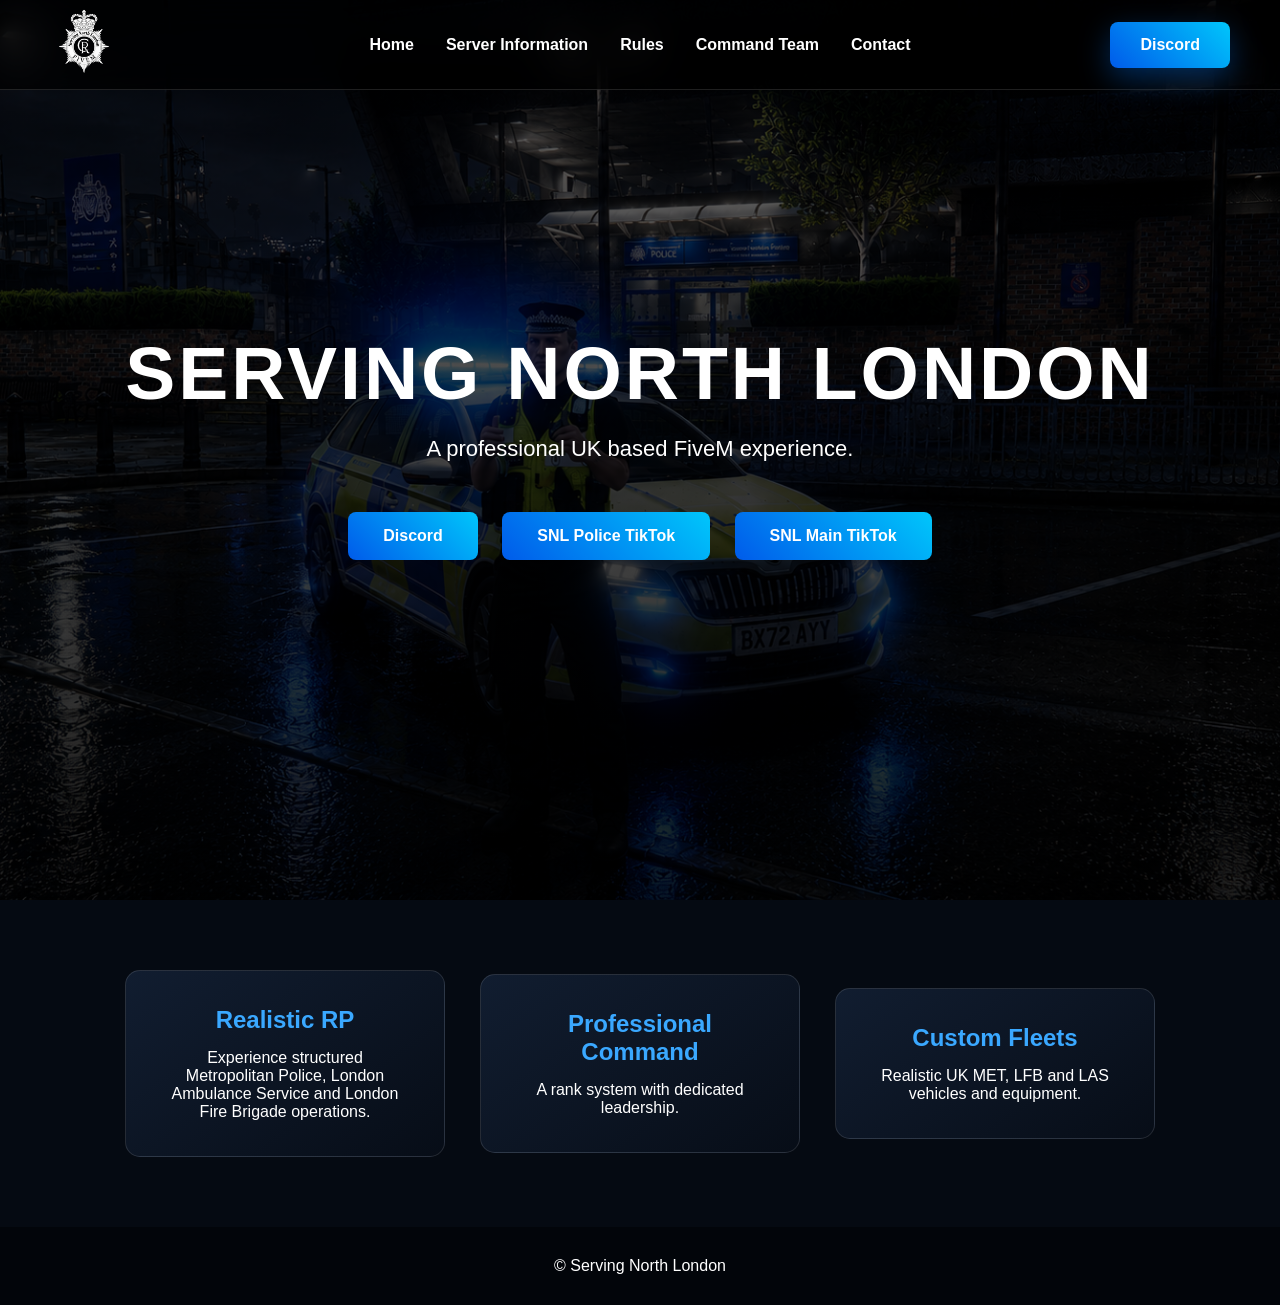
<file: index.html>
<!DOCTYPE html>
<html lang="en">
<head>
  <meta charset="UTF-8" />
  <meta name="viewport" content="width=device-width, initial-scale=1.0" />
  <title>Serving North London</title>
  <link rel="stylesheet" href="css/style.css" />
</head>

<body>

  <header>
    <div class="logo">
      <img src="assets/logo/logo.png" alt="SNLM Logo" />
    </div>

    <nav>
      <a href="index.html">Home</a>
      <a href="pages/server-information.html">Server Information</a>
      <a href="pages/rules.html">Rules</a>
      <a href="pages/command-team.html">Command Team</a>
      <a href="pages/contact.html">Contact</a>
    </nav>

    <a class="join-btn" href="https://discord.gg/M2RrcZ8p5r">
      Discord
    </a>
  </header>

  <section class="hero">
    <div class="hero-content">
      <h1>
        Serving North London
      </h1>

      <p>
        A professional UK based FiveM experience.
      </p>

      <div class="buttons">
        <a href="https://discord.gg/M2RrcZ8p5r">Discord</a>
        <a href="https://www.tiktok.com/@snl_metropolitan_police" target="_blank">
          SNL Police TikTok
        </a>
        <a href="https://www.tiktok.com/@servingnorthlondonfivem" target="_blank">
          SNL Main TikTok
        </a>
      </div>
    </div>
  </section>

  <section class="features">
    <div class="card">
      <h2>Realistic RP</h2>
      <p>
        Experience structured Metropolitan Police, London Ambulance Service and London Fire Brigade operations.
      </p>
    </div>

    <div class="card">
      <h2>Professional Command</h2>
      <p>
        A rank system with dedicated leadership.
      </p>
    </div>

    <div class="card">
      <h2>Custom Fleets</h2>
      <p>
        Realistic UK MET, LFB and LAS vehicles and equipment.
      </p>
    </div>
  </section>

  <footer>
    <p>© Serving North London</p>
  </footer>

  <script src="javascript/script.js"></script>

</body>
</html>
</file>
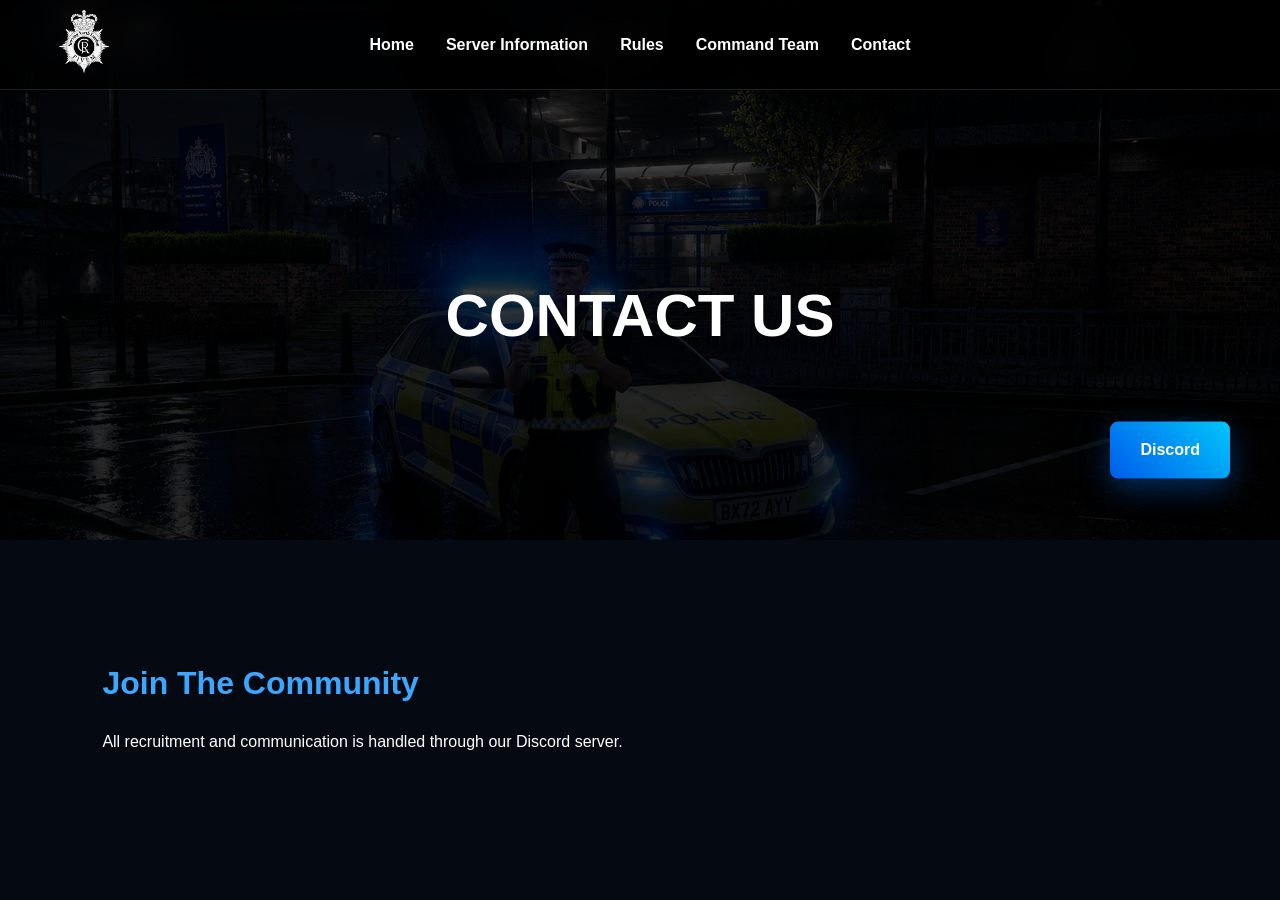
<file: pages/contact.html>
<!DOCTYPE html>
<html>

<head>

<title>Contact | Serving North London</title>

<link rel="stylesheet" href="../css/style.css">
  
</head>


<body>


<header>

<div class="logo">
<img src="../assets/logo/logo.png">
</div>


<nav>

<a href="../index.html">Home</a>
<a href="server-information.html">Server Information</a>
<a href="rules.html">Rules</a>
<a href="command-team.html">Command Team</a>
<a href="contact.html">Contact</a>

</nav>


</header>




<section class="page-hero contact-bg">


<h1>
Contact Us
</h1>


</section>




<section class="content">


<h2>
Join The Community
</h2>


<p>
All recruitment and communication is handled through our Discord server.
</p>


<br>


<a class="join-btn"
href="https://discord.gg/M2RrcZ8p5r">

Discord

</a>



</section>



</body>

</html>
</file>
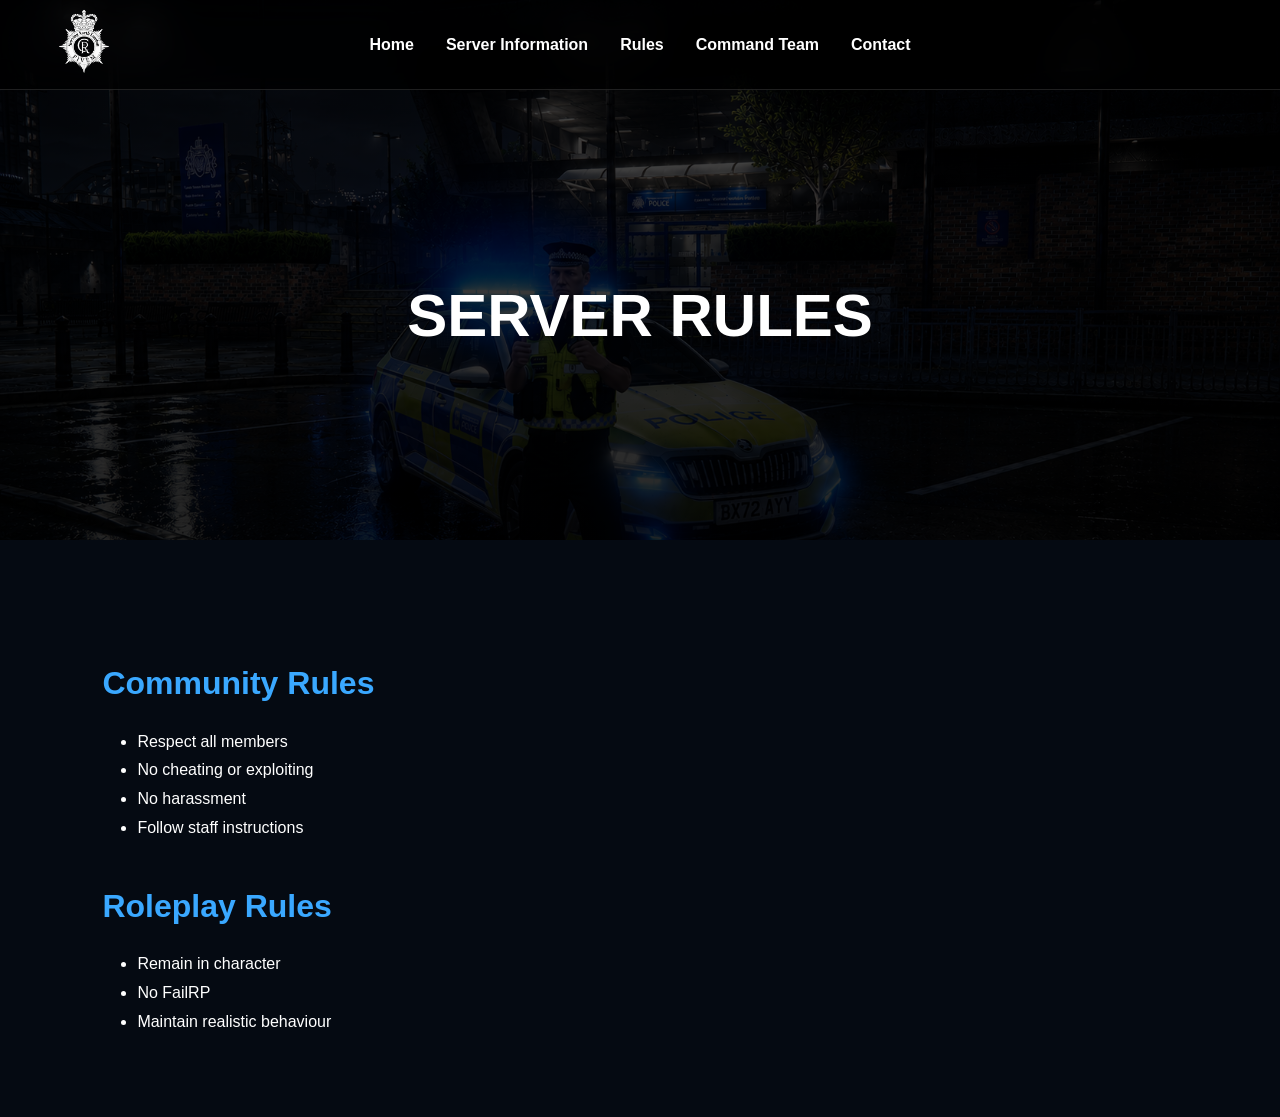
<file: pages/rules.html>
<!DOCTYPE html>

<html>

<head>

<title>Rules | Serving North Lodnon</title>

<link rel="stylesheet" href="../css/style.css">

</head>


<body>


<header>

<div class="logo">
<img src="../assets/logo/logo.png">
</div>


<nav>

<a href="../index.html">Home</a>
<a href="server-information.html">Server Information</a>
<a href="rules.html">Rules</a>
<a href="command-team.html">Command Team</a>
<a href="contact.html">Contact</a>

</nav>


</header>



<section class="page-hero server-bg">

<h1>
Server Rules
</h1>

</section>



<section class="content">


<h2>
Community Rules
</h2>

<ul>

<li>Respect all members</li>

<li>No cheating or exploiting</li>

<li>No harassment</li>

<li>Follow staff instructions</li>

</ul>



<h2>
Roleplay Rules
</h2>

<ul>

<li>Remain in character</li>

<li>No FailRP</li>

<li>Maintain realistic behaviour</li>

</ul>

  
</section>


</body>

</html>
</file>
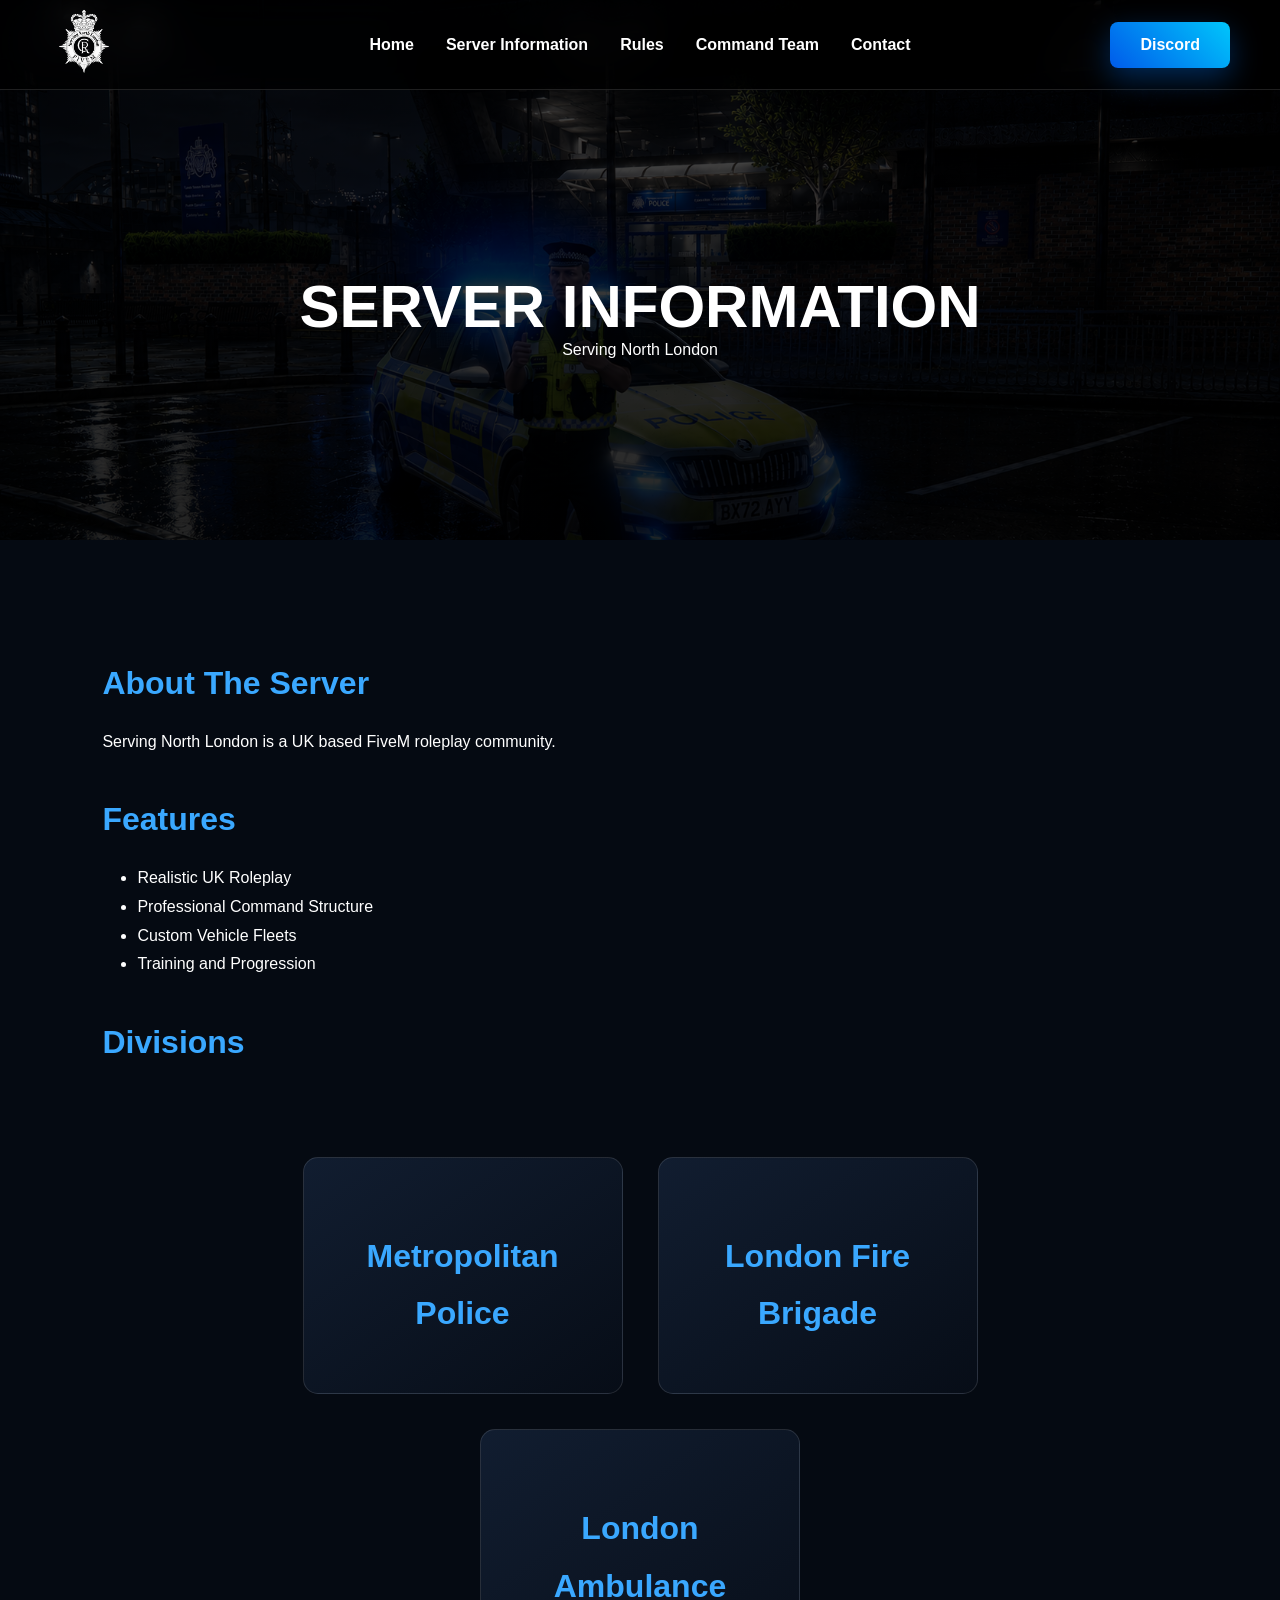
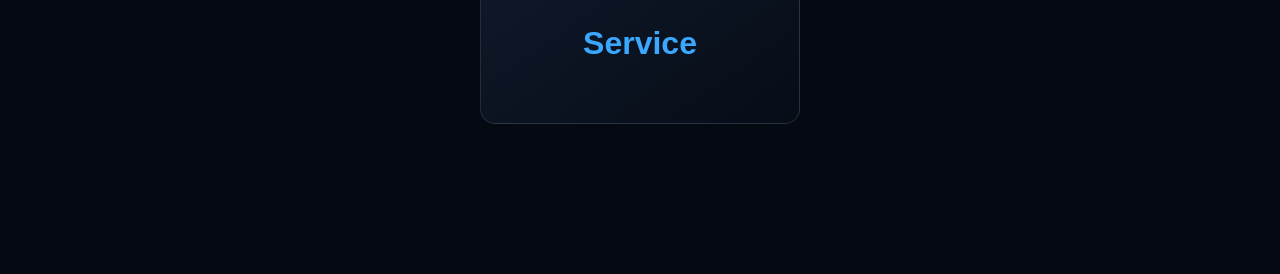
<file: pages/server-information.html>
<!DOCTYPE html>
<html lang="en">

<head>

<meta charset="UTF-8">
<title>Server Information | Serving North London</title>

<link rel="stylesheet" href="../css/style.css">

</head>


<body>


<header>

<div class="logo">
<img src="../assets/logo/logo.png">
</div>


<nav>

<a href="../index.html">Home</a>
<a href="server-information.html">Server Information</a>
<a href="rules.html">Rules</a>
<a href="command-team.html">Command Team</a>
<a href="contact.html">Contact</a>

</nav>


<a class="join-btn" href="https://discord.gg/M2RrcZ8p5r">
Discord
</a>


</header>



<section class="page-hero server-bg">


<div>

<h1>
Server Information
</h1>

<p>
Serving North London
</p>


</div>


</section>



<section class="content">


<h2>
About The Server
</h2>


<p>

Serving North London is a UK based FiveM roleplay community.

</p>



<h2>
Features
</h2>


<ul>

<li>Realistic UK Roleplay</li>

<li>Professional Command Structure</li>

<li>Custom Vehicle Fleets</li>

<li>Training and Progression</li>

</ul>



<h2>
Divisions
</h2>


<div class="features">


<div class="card">
<h2>Metropolitan Police</h2>
</div>


<div class="card">
<h2>London Fire Brigade</h2>
</div>


<div class="card">
<h2>London Ambulance Service</h2>
</div>


</div>



</section>


</body>

</html>
</file>
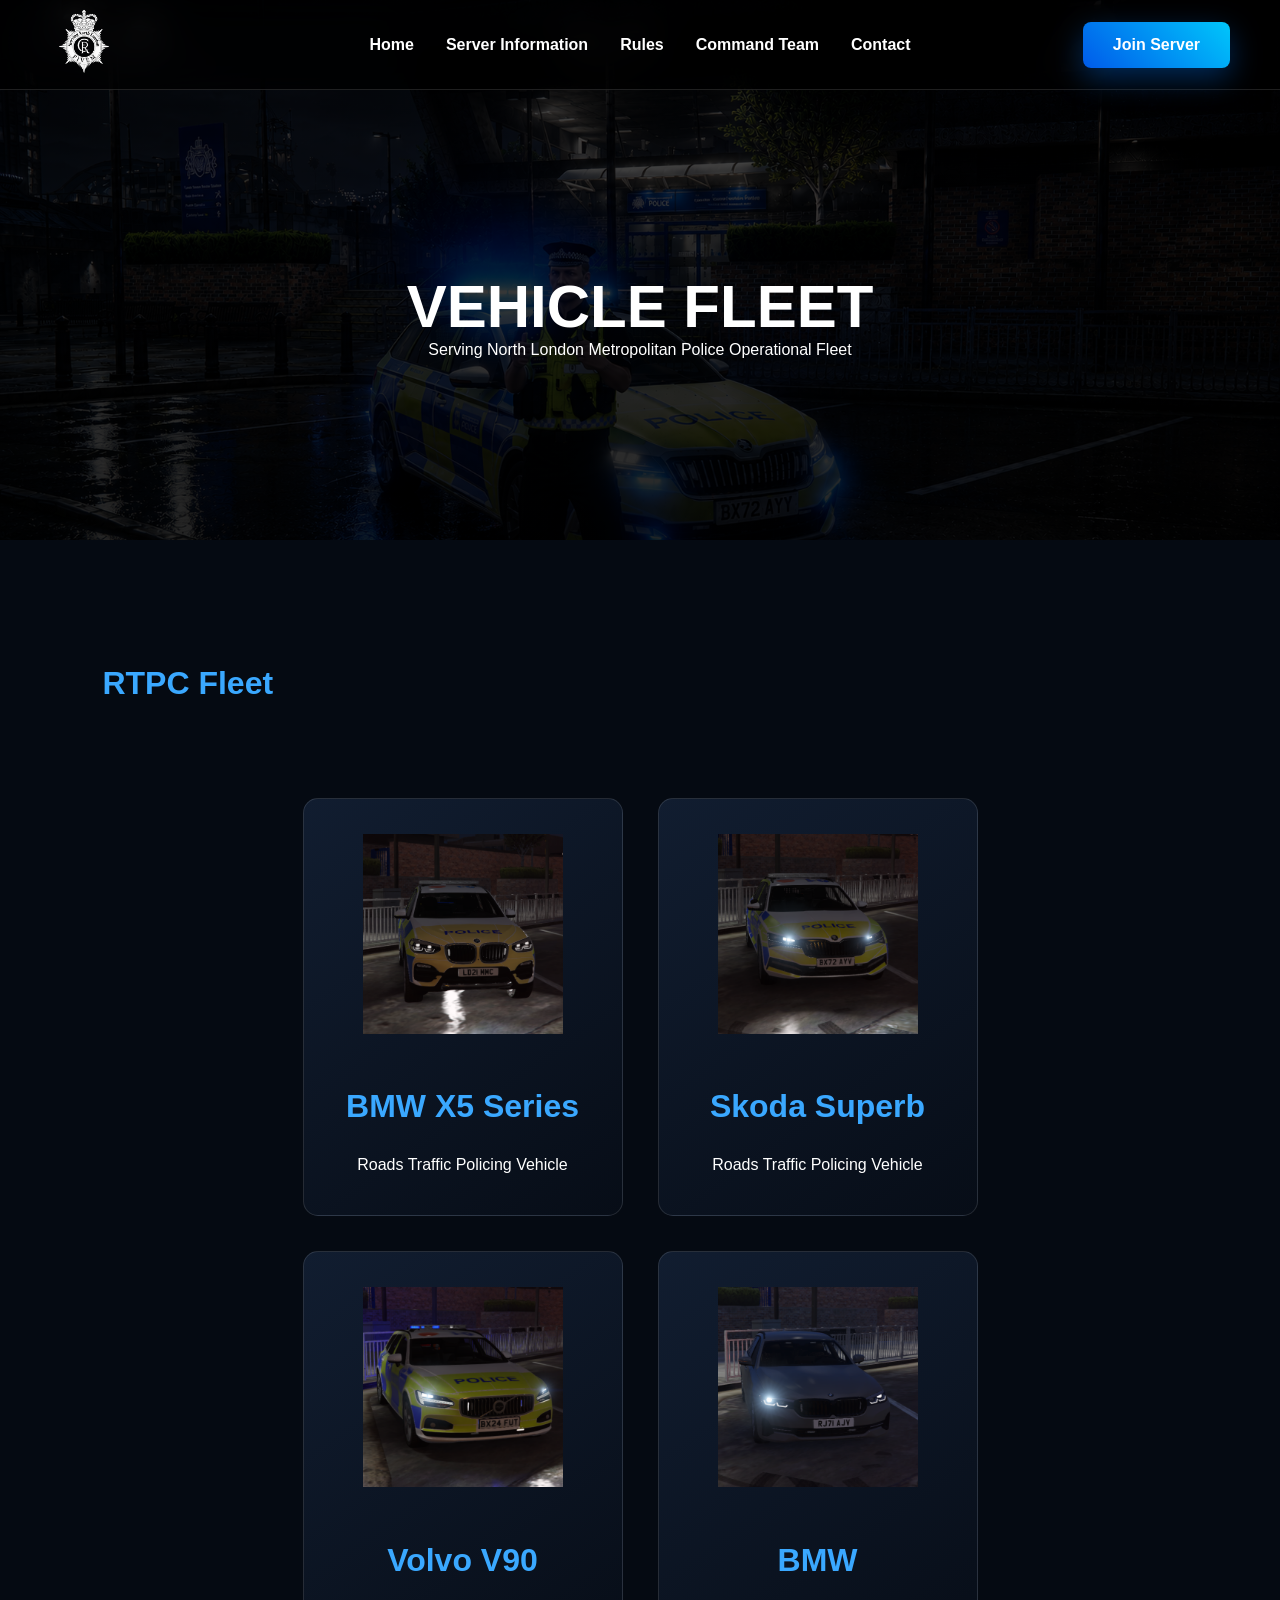
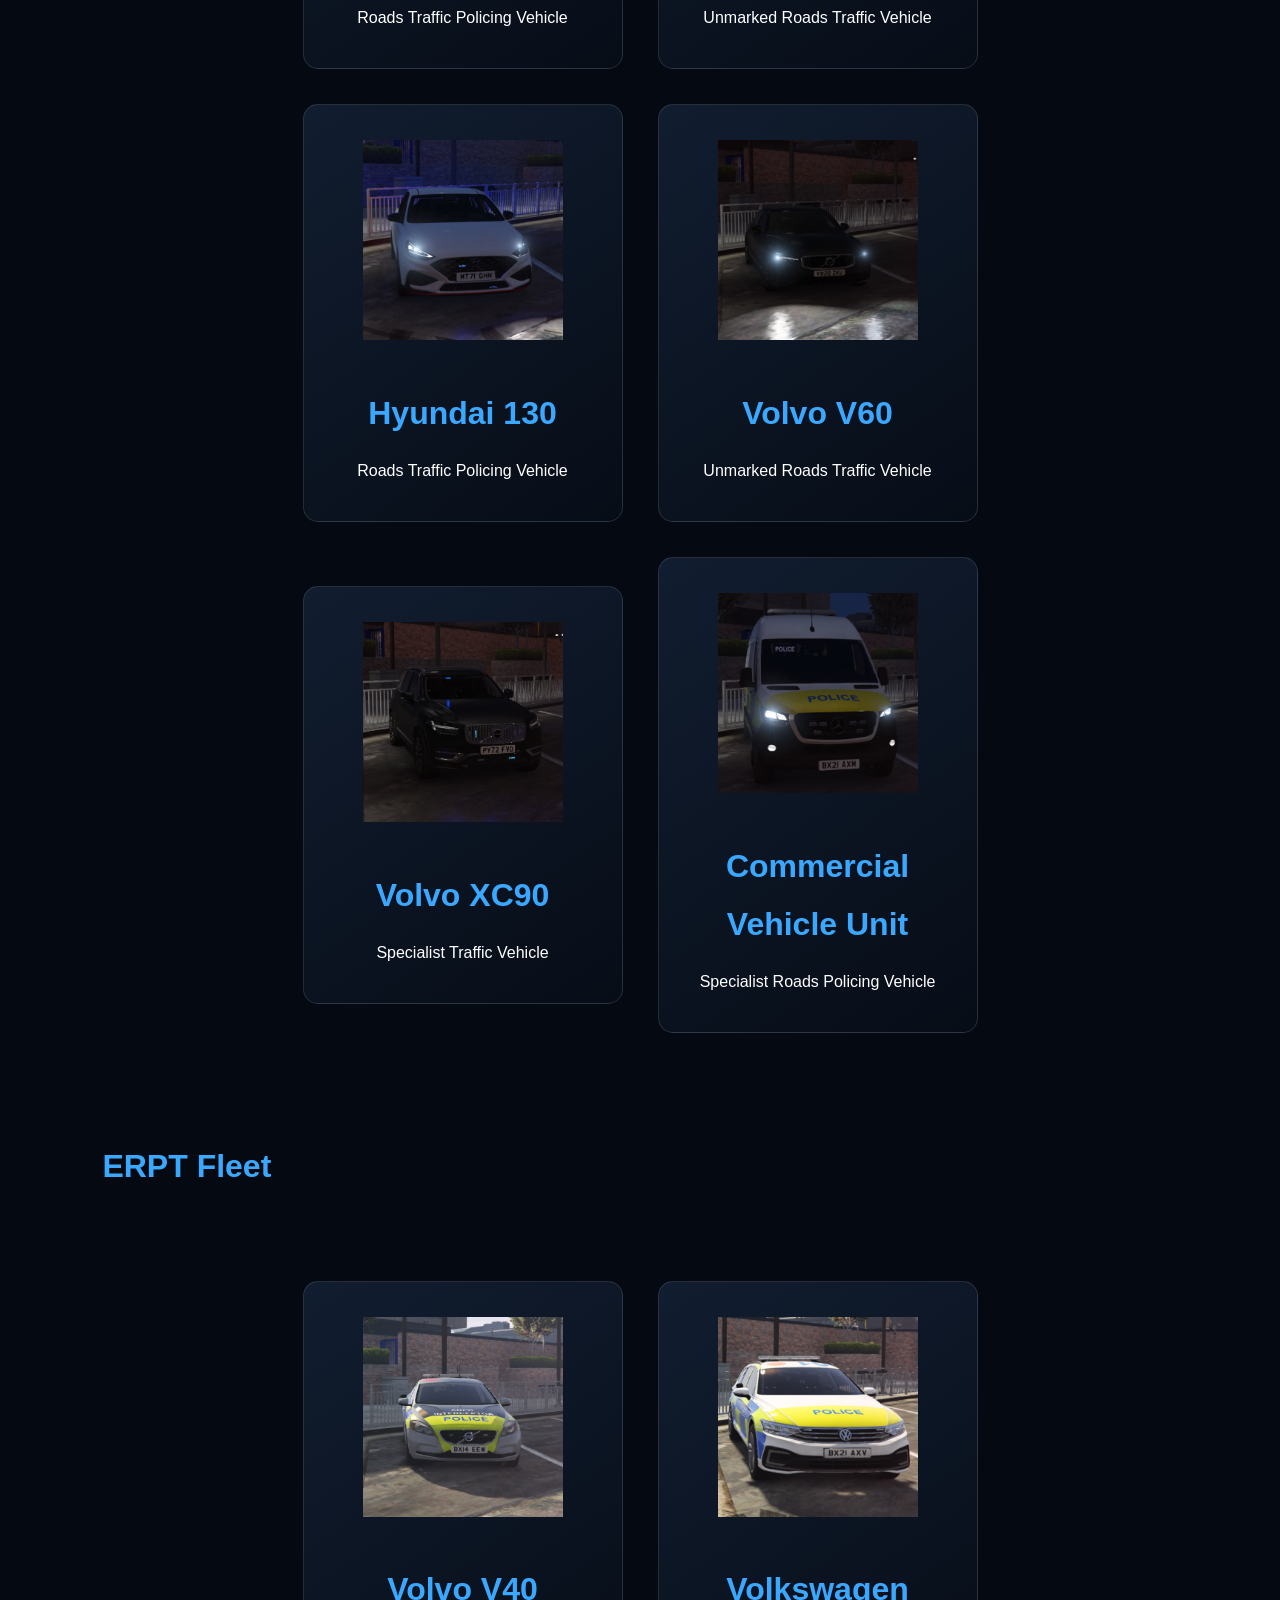
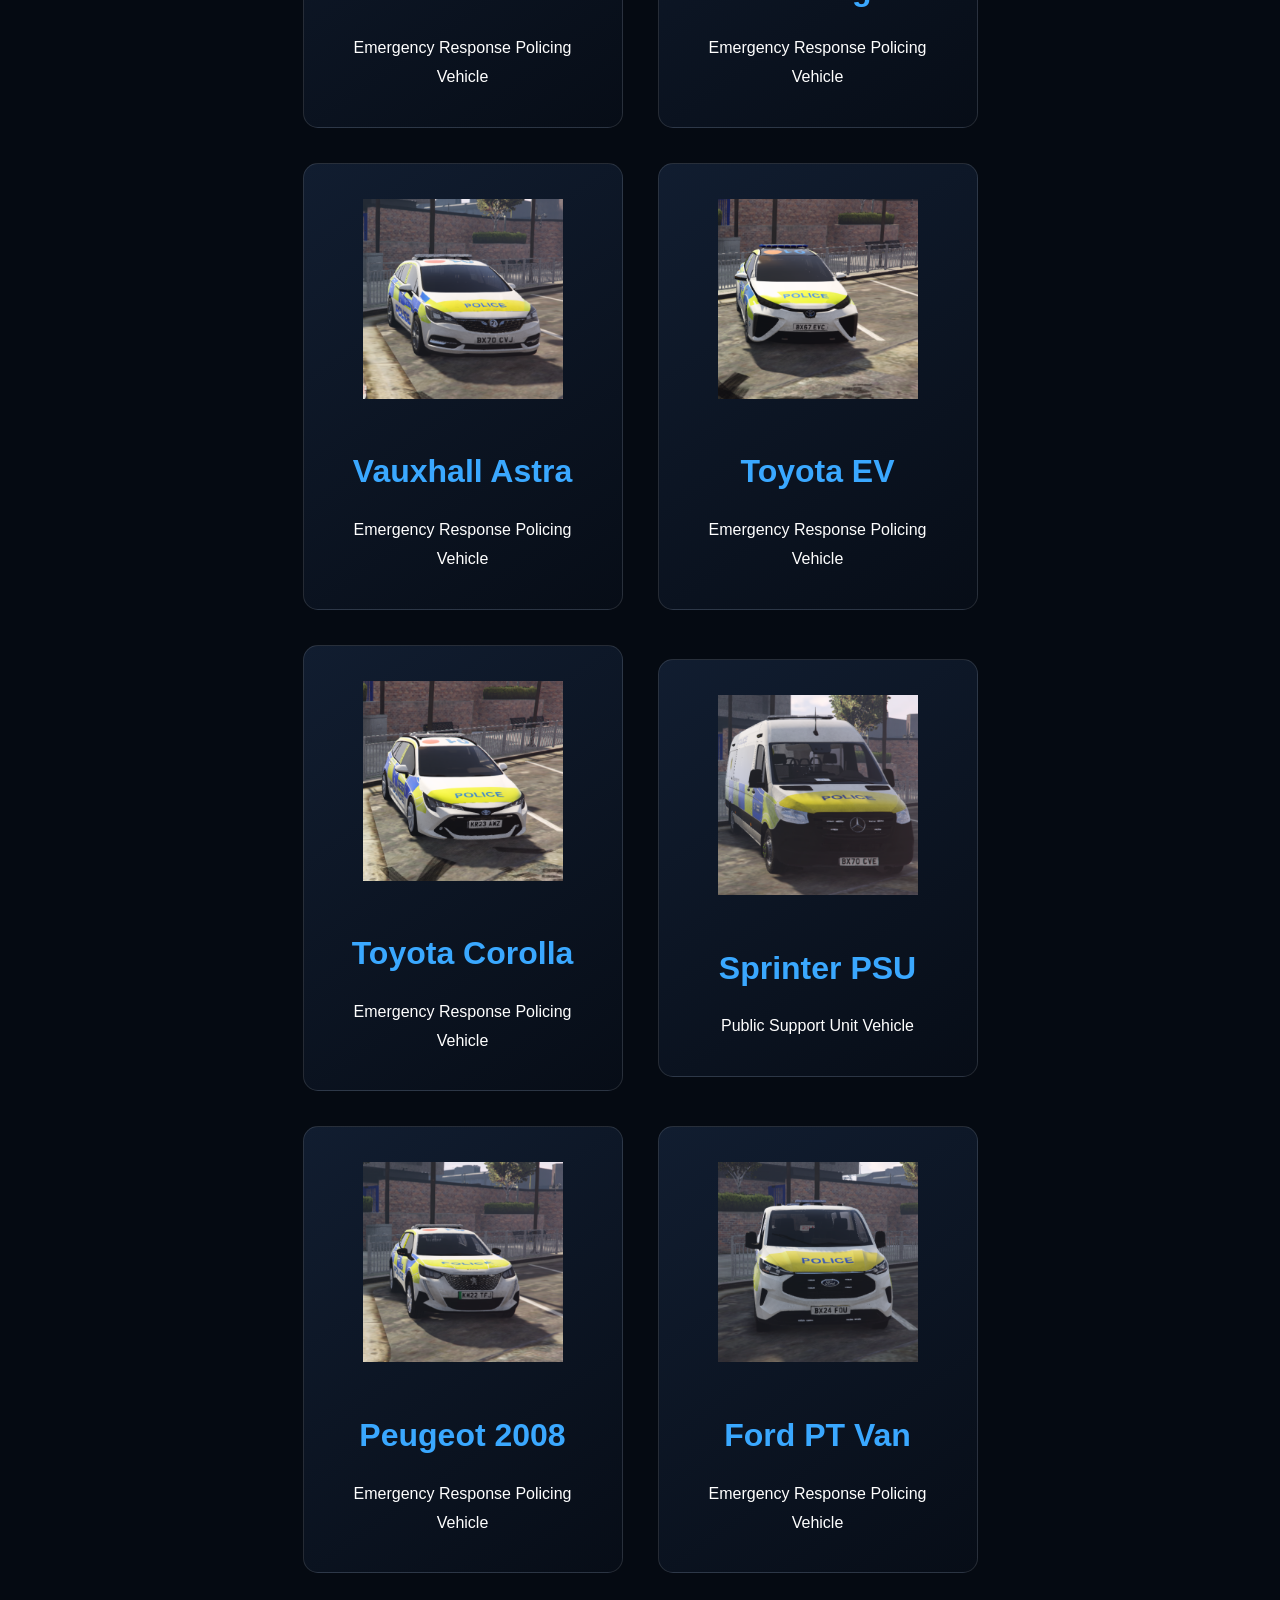
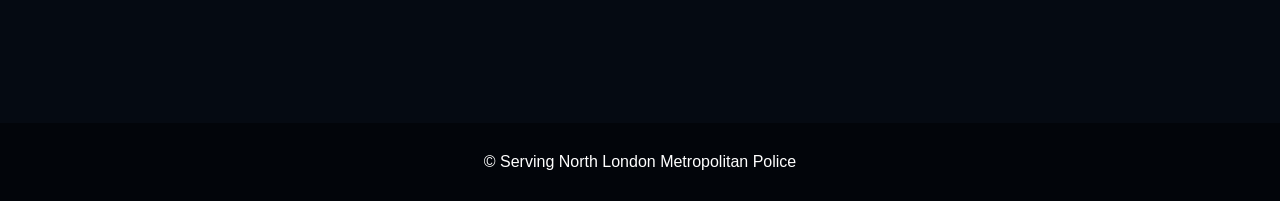
<file: pages/vehicles.html>
<!DOCTYPE html>
<html lang="en">

<head>

<meta charset="UTF-8">
<meta name="viewport" content="width=device-width, initial-scale=1.0">

<title>Vehicle Fleet | Serving North London Metropolitan Police</title>

<link rel="stylesheet" href="../css/style.css">

</head>

<body>

<header>

<div class="logo">
    <img src="../assets/logo/logo.png" alt="SNLM Logo">
</div>

<nav>
    <a href="../index.html">Home</a>
    <a href="server-information.html">Server Information</a>
    <a href="rules.html">Rules</a>
    <a href="command-team.html">Command Team</a>
    <a href="contact.html">Contact</a>
</nav>

<a class="join-btn" href="fivem://connect/YOURSERVERIP">
    Join Server
</a>

</header>



<section class="page-hero vehicle-bg">

<div>

<h1>Vehicle Fleet</h1>

<p>
Serving North London Metropolitan Police Operational Fleet
</p>

</div>

</section>



<section class="content">


<h2>RTPC Fleet</h2>

<div class="team-grid">


    <div class="card">
        <img class="vehicle" src="../assets/vehicles/markedbmwx5.png">
        <h2>BMW X5 Series</h2>
        <p>Roads Traffic Policing Vehicle</p>
    </div>


    <div class="card">
        <img class="vehicle" src="../assets/vehicles/markedskodasuperb.png">
        <h2>Skoda Superb</h2>
        <p>Roads Traffic Policing Vehicle</p>
    </div>


    <div class="card">
        <img class="vehicle" src="../assets/vehicles/markedvolvov90.png">
        <h2>Volvo V90</h2>
        <p>Roads Traffic Policing Vehicle</p>
    </div>


    <div class="card">
        <img class="vehicle" src="../assets/vehicles/unmarkedbmw.png">
        <h2>BMW</h2>
        <p>Unmarked Roads Traffic Vehicle</p>
    </div>


    <div class="card">
        <img class="vehicle" src="../assets/vehicles/unmarkedhyundai130.png">
        <h2>Hyundai 130</h2>
        <p>Roads Traffic Policing Vehicle</p>
    </div>


    <div class="card">
        <img class="vehicle" src="../assets/vehicles/unmarkedvolvov60.png">
        <h2>Volvo V60</h2>
        <p>Unmarked Roads Traffic Vehicle</p>
    </div>


    <div class="card">
        <img class="vehicle" src="../assets/vehicles/unmarkedvolvoxc90.png">
        <h2>Volvo XC90</h2>
        <p>Specialist Traffic Vehicle</p>
    </div>


    <div class="card">
        <img class="vehicle" src="../assets/vehicles/commercialvehicleunit.png">
        <h2>Commercial Vehicle Unit</h2>
        <p>Specialist Roads Policing Vehicle</p>
    </div>


</div>



<h2>ERPT Fleet</h2>

<div class="team-grid">


    <div class="card">
        <img class="vehicle" src="../assets/vehicles/volvov40.png">
        <h2>Volvo V40</h2>
        <p>Emergency Response Policing Vehicle</p>
    </div>


    <div class="card">
        <img class="vehicle" src="../assets/vehicles/volkswagen.png">
        <h2>Volkswagen</h2>
        <p>Emergency Response Policing Vehicle</p>
    </div>


    <div class="card">
        <img class="vehicle" src="../assets/vehicles/vauxhaulastra.png">
        <h2>Vauxhall Astra</h2>
        <p>Emergency Response Policing Vehicle</p>
    </div>


    <div class="card">
        <img class="vehicle" src="../assets/vehicles/toyotaev.png">
        <h2>Toyota EV</h2>
        <p>Emergency Response Policing Vehicle</p>
    </div>


    <div class="card">
        <img class="vehicle" src="../assets/vehicles/toyotacorolla.png">
        <h2>Toyota Corolla</h2>
        <p>Emergency Response Policing Vehicle</p>
    </div>


    <div class="card">
        <img class="vehicle" src="../assets/vehicles/sprinterpsu.png">
        <h2>Sprinter PSU</h2>
        <p>Public Support Unit Vehicle</p>
    </div>


    <div class="card">
        <img class="vehicle" src="../assets/vehicles/peugeot2008.png">
        <h2>Peugeot 2008</h2>
        <p>Emergency Response Policing Vehicle</p>
    </div>


    <div class="card">
        <img class="vehicle" src="../assets/vehicles/fordptvan.png">
        <h2>Ford PT Van</h2>
        <p>Emergency Response Policing Vehicle</p>
    </div>


</div>


</section>



<footer>

<p>
© Serving North London Metropolitan Police
</p>

</footer>


<script src="../javascript/script.js"></script>

</body>
</html>
</file>
<file: css/style.css>
/* =====================================================
SERVING NORTH LONDON METROPOLITAN POLICE WEBSITE MAIN STYLESHEET
===================================================== */

/* RESET */
* {
  margin: 0;
  padding: 0;
  box-sizing: border-box;
  font-family: "Segoe UI", Arial, sans-serif;
}

html {
  scroll-behavior: smooth;
}

body {
  background: #050a12;
  color: white;
  overflow-x: hidden;
  animation: fadePage 0.8s ease;
}

/* PAGE LOAD */
@keyframes fadePage {
  from {
    opacity: 0;
    transform: translateY(15px);
  }
  to {
    opacity: 1;
    transform: translateY(0);
  }
}

/* =====================================================
NAVIGATION
===================================================== */

header {
  position: fixed;
  top: 0;
  left: 0;
  width: 100%;
  height: 90px;
  background: rgba(0, 0, 0, 0.72);
  backdrop-filter: blur(18px);
  border-bottom: 1px solid rgba(255, 255, 255, 0.12);
  z-index: 999;
}

/* LOGO LEFT */
.logo {
  position: absolute;
  left: 50px;
  top: 50%;
  transform: translateY(-50%);
}

.logo img {
  height: 70px;
  transition: 0.4s;
}

.logo img:hover {
  transform: scale(1.1);
}

/* NAV CENTRE */
nav {
  position: absolute;
  left: 50%;
  top: 50%;
  transform: translate(-50%, -50%);
  display: flex;
  gap: 32px;
  align-items: center;
}

nav a {
  color: white;
  text-decoration: none;
  font-weight: 600;
  font-size: 16px;
  position: relative;
  transition: 0.3s;
}

nav a:hover {
  color: #2ea3ff;
}

nav a::after {
  content: "";
  position: absolute;
  bottom: -8px;
  left: 0;
  height: 2px;
  width: 0;
  background: #2ea3ff;
  transition: 0.3s;
}

nav a:hover::after {
  width: 100%;
}

/* JOIN BUTTON */
.join-btn {
  position: absolute;
  right: 50px;
  top: 50%;
  transform: translateY(-50%);
  padding: 14px 30px;
  border-radius: 8px;
  background: linear-gradient(45deg, #005bea, #00c6fb);
  color: white;
  text-decoration: none;
  font-weight: bold;
  transition: 0.35s;
  box-shadow: 0 10px 30px rgba(0, 120, 255, 0.35);
}

.join-btn:hover {
  transform: translateY(-50%) scale(1.08);
}

/* =====================================================
HERO
===================================================== */

.hero {
  height: 100vh;
  display: flex;
  align-items: center;
  justify-content: center;
  text-align: center;
  background: linear-gradient(
      rgba(0, 0, 0, 0.6),
      rgba(0, 0, 0, 0.85)
    ),
    url("../assets/backgrounds/home.jpg");
  background-size: cover;
  background-position: center;
}

.hero-content {
  animation: slideUp 1s ease;
}

.hero h1 {
  font-size: clamp(40px, 6vw, 75px);
  text-transform: uppercase;
  letter-spacing: 3px;
}

.hero p {
  margin-top: 20px;
  font-size: 22px;
}

.buttons {
  margin-top: 40px;
}

.buttons a {
  display: inline-block;
  margin: 10px;
  padding: 15px 35px;
  background: linear-gradient(45deg, #005bea, #00c6fb);
  border-radius: 8px;
  color: white;
  text-decoration: none;
  font-weight: bold;
  transition: 0.35s;
}

.buttons a:hover {
  transform: translateY(-6px);
}

@keyframes slideUp {
  from {
    opacity: 0;
    transform: translateY(50px);
  }
  to {
    opacity: 1;
    transform: translateY(0);
  }
}

/* =====================================================
PAGE HEADERS
===================================================== */

.page-hero {
  height: 60vh;
  display: flex;
  justify-content: center;
  align-items: center;
  text-align: center;
  padding-top: 90px;
}

.page-hero h1 {
  font-size: clamp(35px, 5vw, 60px);
  text-transform: uppercase;
}

.server-bg {
  background: linear-gradient(rgba(0, 0, 0, 0.7), rgba(0, 0, 0, 0.85)),
    url("../assets/backgrounds/server.jpg");
  background-size: cover;
}

.command-bg {
  background: linear-gradient(rgba(0, 0, 0, 0.7), rgba(0, 0, 0, 0.85)),
    url("../assets/backgrounds/command.jpg");
  background-size: cover;
}

.vehicle-bg {
  background: linear-gradient(rgba(0, 0, 0, 0.7), rgba(0, 0, 0, 0.85)),
    url("../assets/backgrounds/vehicles.jpg");
  background-size: cover;
}

.contact-bg {
  background: linear-gradient(rgba(0, 0, 0, 0.7), rgba(0, 0, 0, 0.85)),
    url("../assets/backgrounds/contact.jpg");
  background-size: cover;
}

/* =====================================================
CONTENT
===================================================== */

.content {
  padding: 80px 8%;
  line-height: 1.8;
}

.content h2 {
  color: #3aa8ff;
  font-size: 32px;
  margin: 35px 0 15px;
}

.content ul {
  margin-left: 35px;
}

/* =====================================================
CARDS
===================================================== */

.features,
.team-grid {
  display: flex;
  justify-content: center;
  align-items: center;
  gap: 35px;
  flex-wrap: wrap;
  padding: 70px 40px;
}

.card {
  width: 320px;
  padding: 35px;
  background: linear-gradient(145deg, #111d30, #070d17);
  border-radius: 15px;
  border: 1px solid rgba(255, 255, 255, 0.12);
  text-align: center;
  transition: 0.4s;
}

.card:hover {
  transform: translateY(-12px);
  border-color: #2ea3ff;
  box-shadow: 0 20px 50px rgba(0, 120, 255, 0.25);
}

.card h2 {
  color: #3aa8ff;
  margin-bottom: 15px;
}

/* =====================================================
IMAGES
===================================================== */

.profile {
  width: 160px;
  height: 160px;
  border-radius: 50%;
  object-fit: cover;
  border: 3px solid #2ea3ff;
}

.vehicle {
  width: 100%;
  height: 200px;
  object-fit: contain;
}

/* =====================================================
FOOTER
===================================================== */

footer {
  padding: 30px;
  background: #02050a;
  text-align: center;
}

/* =====================================================
MOBILE
===================================================== */

@media (max-width: 950px) {
  header {
    height: auto;
    padding: 20px;
    display: flex;
    flex-direction: column;
    gap: 20px;
  }

  .logo {
    position: static;
    transform: none;
  }

  nav {
    position: static;
    transform: none;
    display: flex;
    flex-wrap: wrap;
    justify-content: center;
    gap: 18px;
  }

  .join-btn {
    position: static;
    transform: none;
    width: 100%;
    text-align: center;
  }

  .hero h1 {
    font-size: 38px;
  }

  .hero p {
    font-size: 17px;
    padding: 0 20px;
  }

  .features,
  .team-grid {
    padding: 40px 20px;
  }

  .card {
    width: 100%;
  }

  .content {
    padding: 50px 25px;
  }
}
</file>
